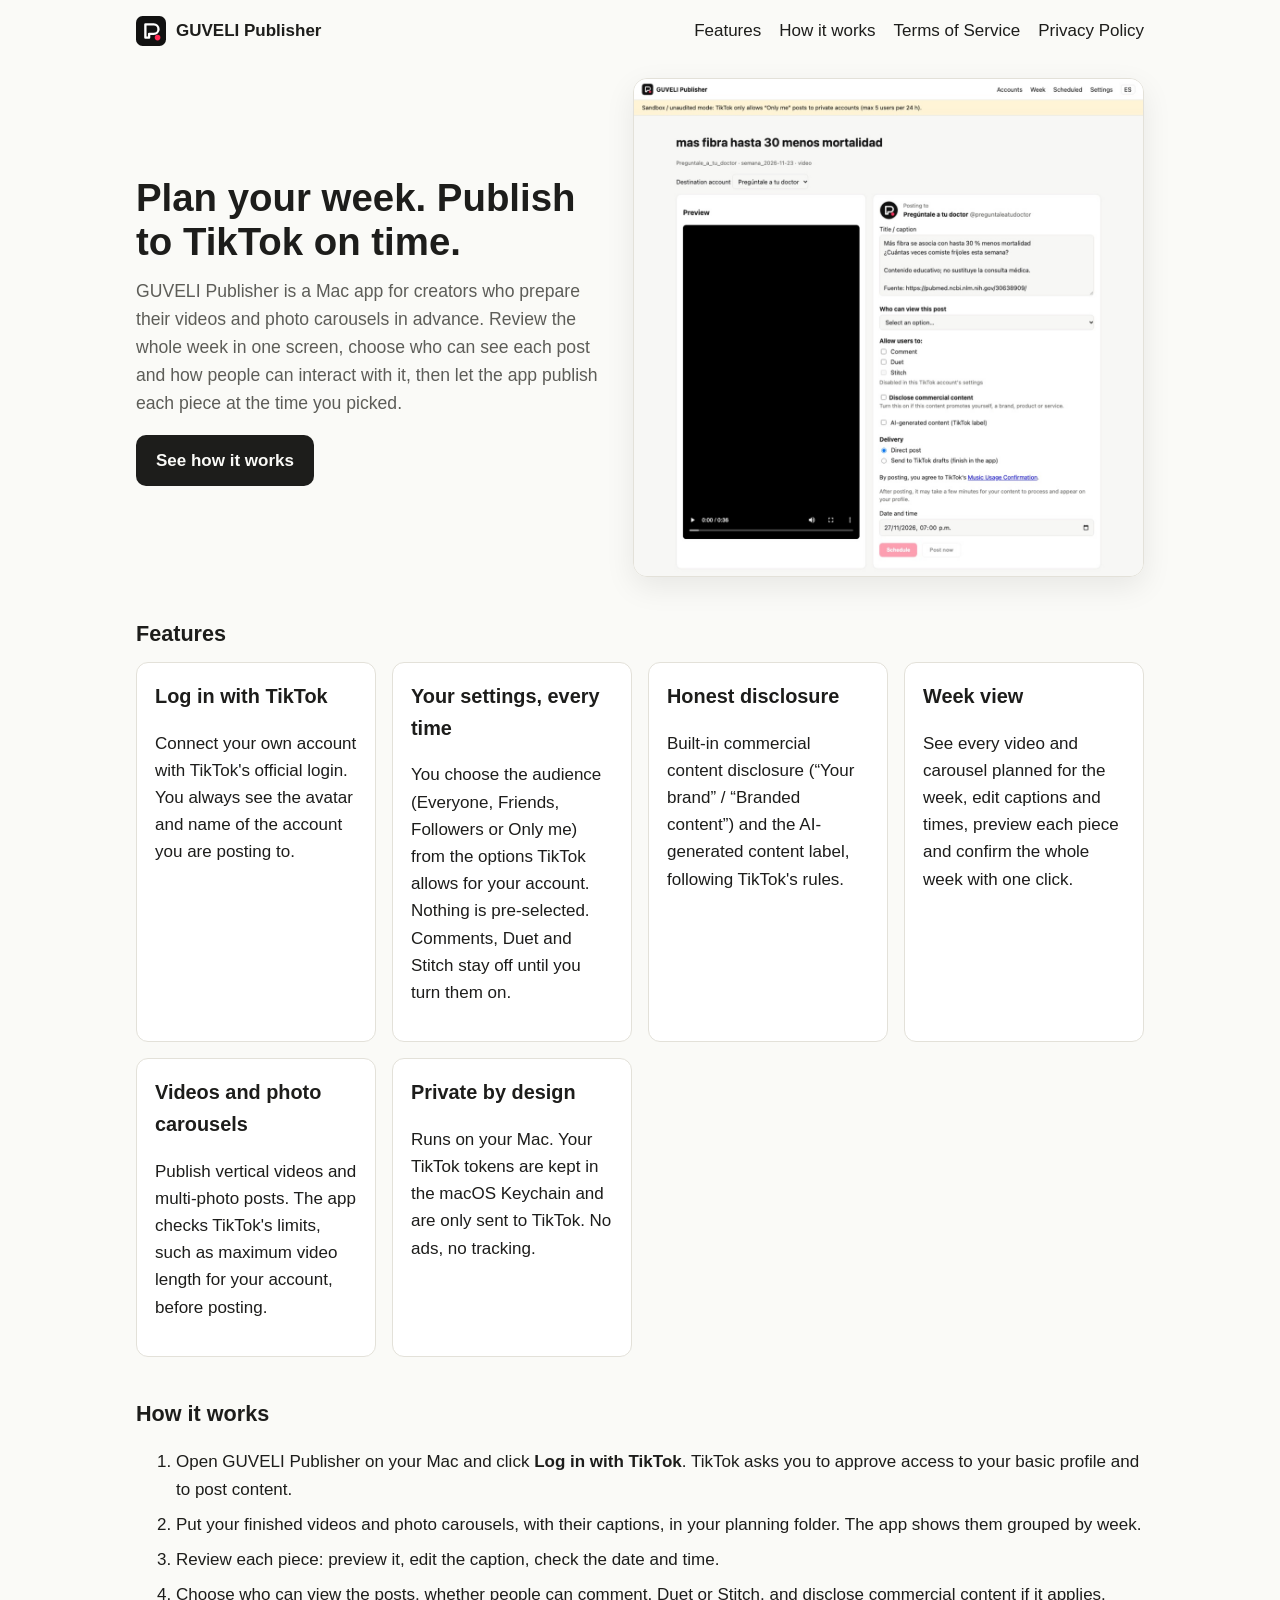
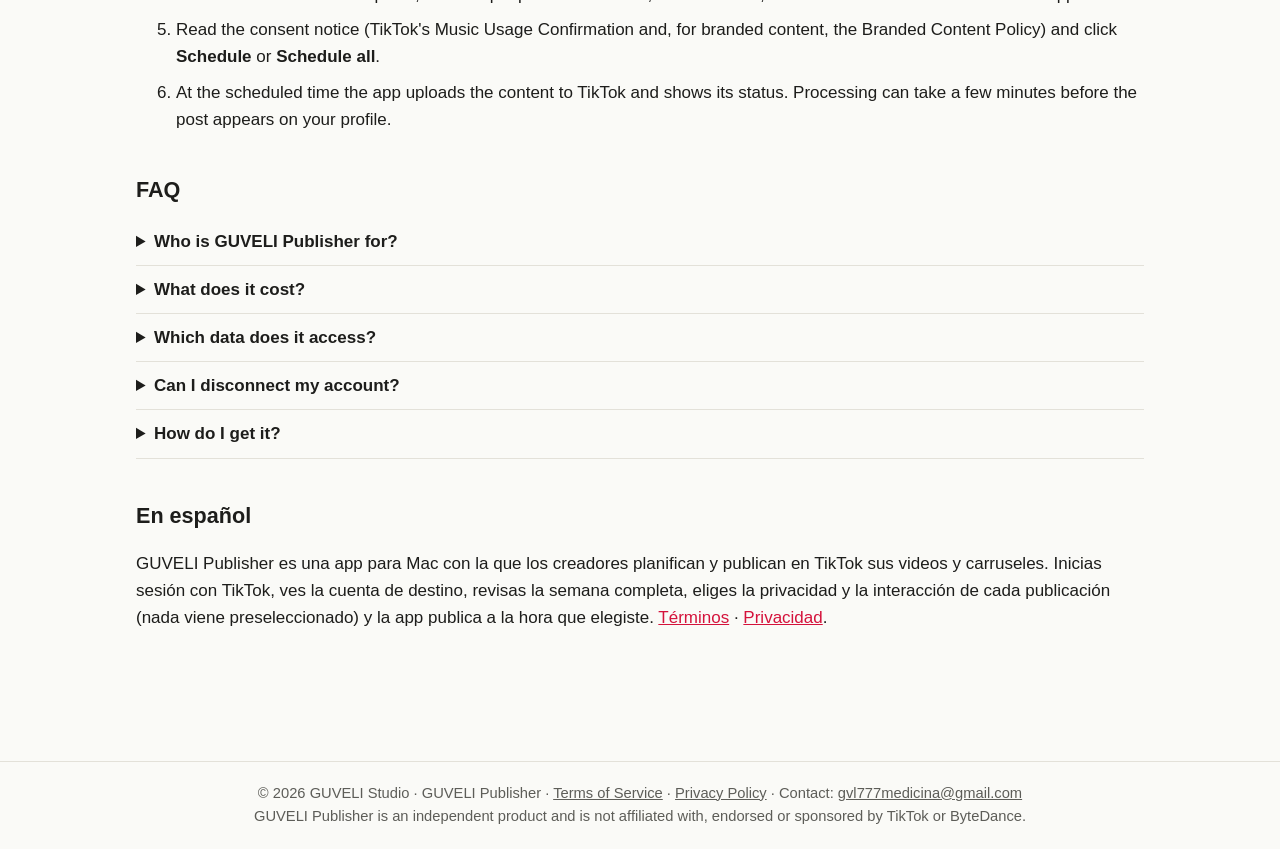
<file: index.html>
<!doctype html><html lang="en"><head><meta charset="utf-8"><meta name="viewport" content="width=device-width,initial-scale=1"><title>GUVELI Publisher · Plan and publish to TikTok from your Mac</title><meta name="description" content="GUVELI Publisher is a Mac app for creators to review a week of videos and photo carousels, choose every TikTok setting and publish them on schedule."><link rel="icon" href="icon.svg"><link rel="stylesheet" href="estilo.css"></head><body>
<header class="nav"><a class="logo" href="index.html"><img src="icon.svg" width="30" height="30" alt=""> GUVELI Publisher</a><nav><a href="index.html#features">Features</a><a href="index.html#how">How it works</a><a href="terms.html">Terms of Service</a><a href="privacy.html">Privacy Policy</a></nav></header>
<main>
<section class="hero">
  <div>
    <h1>Plan your week. Publish to TikTok on time.</h1>
    <p class="sub">GUVELI Publisher is a Mac app for creators who prepare their videos and photo carousels in advance. Review the whole week in one screen, choose who can see each post and how people can interact with it, then let the app publish each piece at the time you picked.</p>
    <p><a class="btn" href="#how">See how it works</a></p>
  </div>
  <img src="app-screenshot.jpg" alt="GUVELI Publisher post screen: preview, destination account, privacy selector, interaction settings and commercial content disclosure">
</section>

<h2 id="features">Features</h2>
<div class="grid">
  <div class="card"><h3>Log in with TikTok</h3><p>Connect your own account with TikTok's official login. You always see the avatar and name of the account you are posting to.</p></div>
  <div class="card"><h3>Your settings, every time</h3><p>You choose the audience (Everyone, Friends, Followers or Only me) from the options TikTok allows for your account. Nothing is pre-selected. Comments, Duet and Stitch stay off until you turn them on.</p></div>
  <div class="card"><h3>Honest disclosure</h3><p>Built-in commercial content disclosure (“Your brand” / “Branded content”) and the AI-generated content label, following TikTok's rules.</p></div>
  <div class="card"><h3>Week view</h3><p>See every video and carousel planned for the week, edit captions and times, preview each piece and confirm the whole week with one click.</p></div>
  <div class="card"><h3>Videos and photo carousels</h3><p>Publish vertical videos and multi-photo posts. The app checks TikTok's limits, such as maximum video length for your account, before posting.</p></div>
  <div class="card"><h3>Private by design</h3><p>Runs on your Mac. Your TikTok tokens are kept in the macOS Keychain and are only sent to TikTok. No ads, no tracking.</p></div>
</div>

<h2 id="how">How it works</h2>
<ol class="pasos">
  <li>Open GUVELI Publisher on your Mac and click <strong>Log in with TikTok</strong>. TikTok asks you to approve access to your basic profile and to post content.</li>
  <li>Put your finished videos and photo carousels, with their captions, in your planning folder. The app shows them grouped by week.</li>
  <li>Review each piece: preview it, edit the caption, check the date and time.</li>
  <li>Choose who can view the posts, whether people can comment, Duet or Stitch, and disclose commercial content if it applies.</li>
  <li>Read the consent notice (TikTok's Music Usage Confirmation and, for branded content, the Branded Content Policy) and click <strong>Schedule</strong> or <strong>Schedule all</strong>.</li>
  <li>At the scheduled time the app uploads the content to TikTok and shows its status. Processing can take a few minutes before the post appears on your profile.</li>
</ol>

<h2>FAQ</h2>
<details><summary>Who is GUVELI Publisher for?</summary><p>Creators and small studios that produce content in advance and want to publish it to their own TikTok accounts on a schedule, with full control over each post's settings.</p></details>
<details><summary>What does it cost?</summary><p>GUVELI Publisher is currently free.</p></details>
<details><summary>Which data does it access?</summary><p>Only your basic TikTok profile (name and avatar) and the permission to post the content you choose. See the <a href="privacy.html">Privacy Policy</a>.</p></details>
<details><summary>Can I disconnect my account?</summary><p>Yes, at any time from the app (Disconnect) or from TikTok: Settings and privacy → Security → Apps and services permissions. Tokens are then deleted.</p></details>
<details><summary>How do I get it?</summary><p>Write to <a href="mailto:gvl777medicina@gmail.com">gvl777medicina@gmail.com</a> to request access to the Mac app.</p></details>

<h2 lang="es">En español</h2>
<p lang="es">GUVELI Publisher es una app para Mac con la que los creadores planifican y publican en TikTok sus videos y carruseles. Inicias sesión con TikTok, ves la cuenta de destino, revisas la semana completa, eliges la privacidad y la interacción de cada publicación (nada viene preseleccionado) y la app publica a la hora que elegiste. <a href="terms.html">Términos</a> · <a href="privacy.html">Privacidad</a>.</p>
</main>
<footer>© 2026 GUVELI Studio · GUVELI Publisher · <a href="terms.html">Terms of Service</a> · <a href="privacy.html">Privacy Policy</a> · Contact: <a href="mailto:gvl777medicina@gmail.com">gvl777medicina@gmail.com</a><br>GUVELI Publisher is an independent product and is not affiliated with, endorsed or sponsored by TikTok or ByteDance.</footer></body></html>
</file>
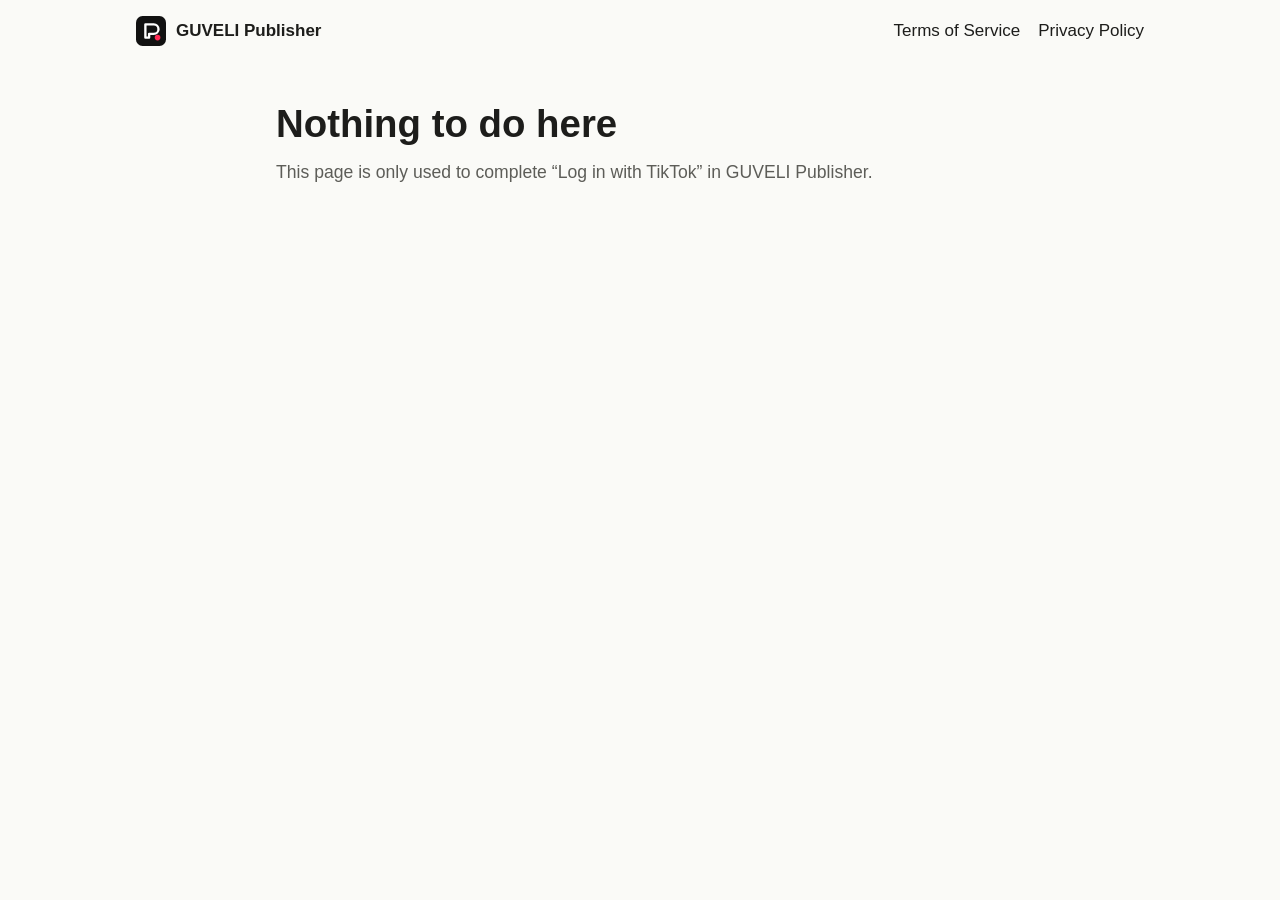
<file: callback.html>
<!doctype html><html lang="en"><head><meta charset="utf-8"><meta name="viewport" content="width=device-width,initial-scale=1">
<meta name="referrer" content="no-referrer"><meta name="robots" content="noindex">
<title>Connecting… · GUVELI Publisher</title><link rel="icon" href="icon.svg"><link rel="stylesheet" href="estilo.css"></head><body>
<header class="nav"><a class="logo" href="index.html"><img src="icon.svg" width="30" height="30" alt=""> GUVELI Publisher</a><nav><a href="terms.html">Terms of Service</a><a href="privacy.html">Privacy Policy</a></nav></header>
<main class="legal">
<h1 id="t">Finishing TikTok login…</h1>
<p id="m" class="sub">Returning you to GUVELI Publisher on this Mac.</p>
<p id="f" hidden>If nothing happens, make sure GUVELI Publisher is open on this Mac and <a id="l" href="#">click here to continue</a>.</p>
</main>
<script>
// Forwards TikTok's OAuth response (code, state, scopes or error) to the GUVELI Publisher app running on this Mac.
// The code is single-use, bound to this app's PKCE verifier and state, and is never stored or sent anywhere else.
(function () {
  var APP = 'http://localhost:5062/oauth/callback/';
  var p = new URLSearchParams(window.location.search);
  var out = new URLSearchParams();
  ['code', 'state', 'scopes', 'error', 'error_description'].forEach(function (k) { if (p.has(k)) out.set(k, p.get(k)); });
  if (!out.has('state')) {
    document.getElementById('t').textContent = 'Nothing to do here';
    document.getElementById('m').textContent = 'This page is only used to complete “Log in with TikTok” in GUVELI Publisher.';
    return;
  }
  var destino = APP + '?' + out.toString();
  history.replaceState(null, '', window.location.pathname);  // remove the code from the address bar/history
  document.getElementById('l').href = destino;
  setTimeout(function () { document.getElementById('f').hidden = false; }, 2500);
  window.location.replace(destino);
})();
</script>
</body></html>
</file>
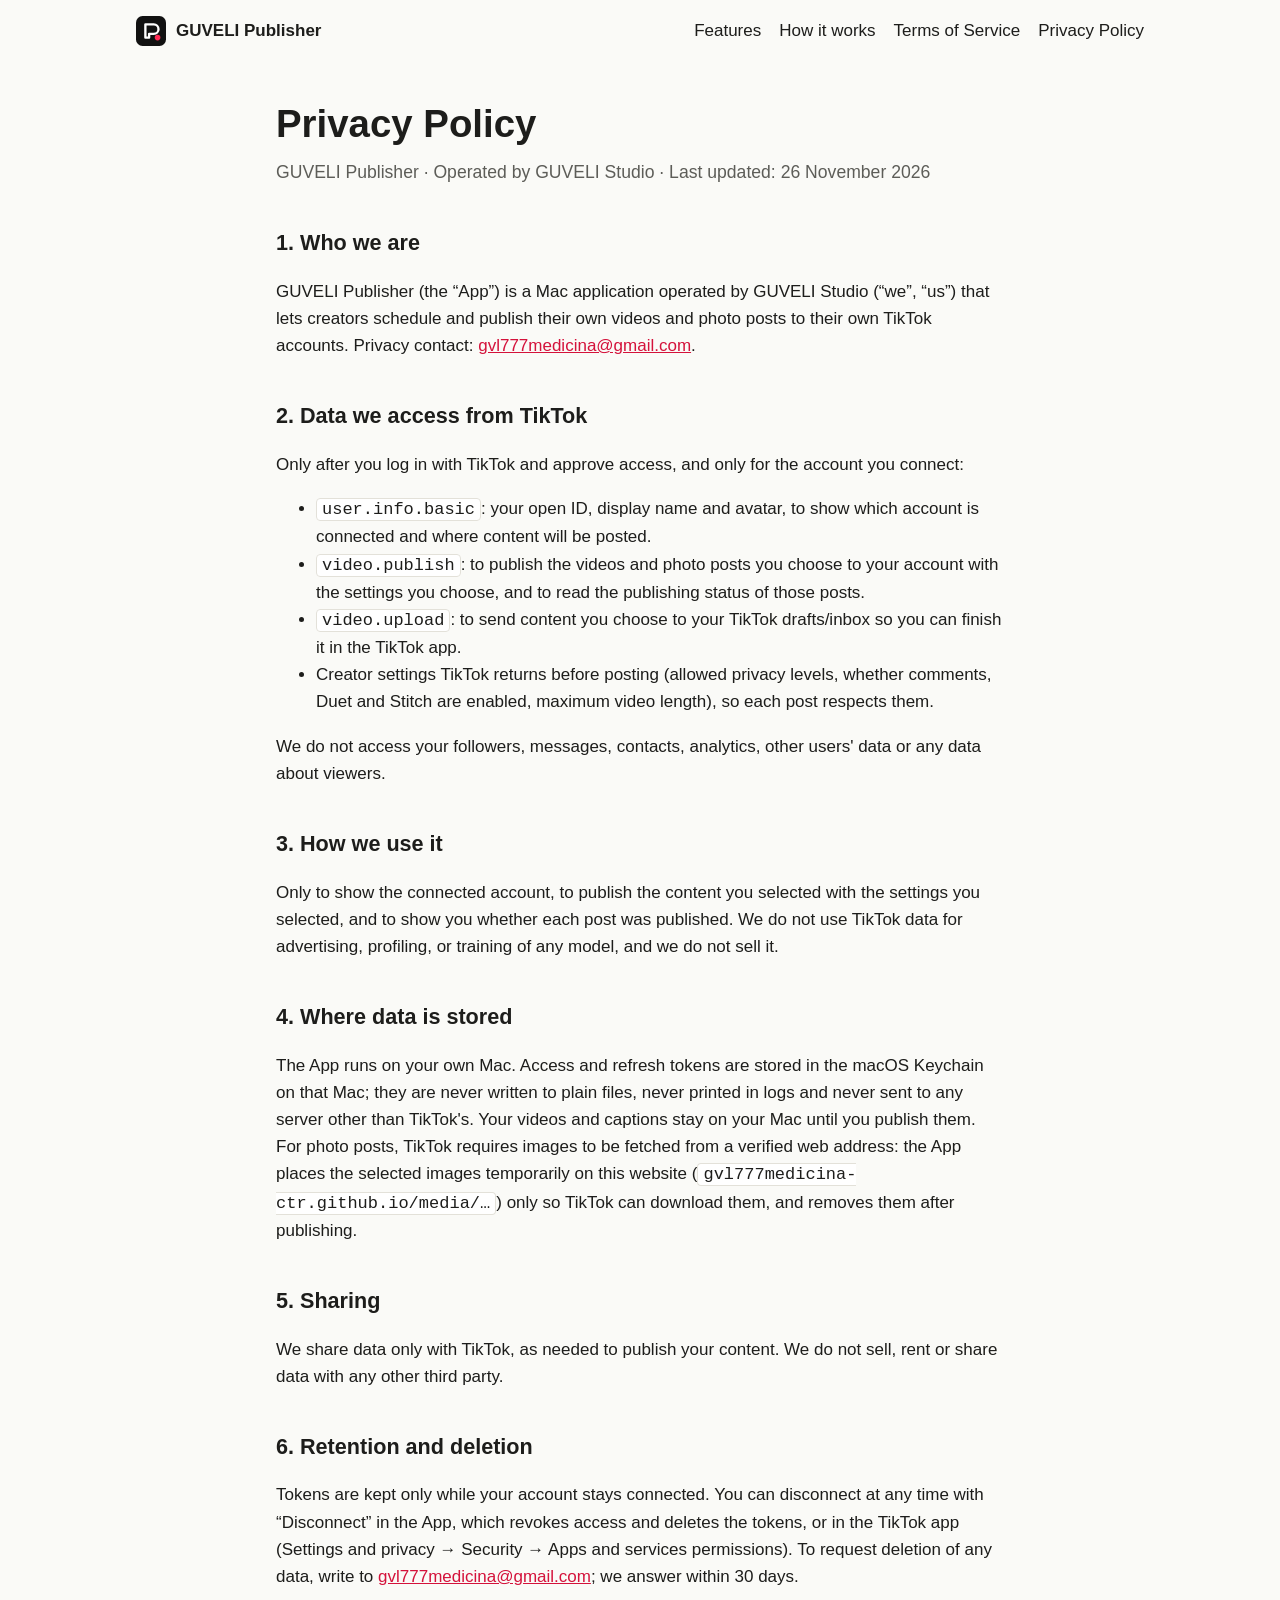
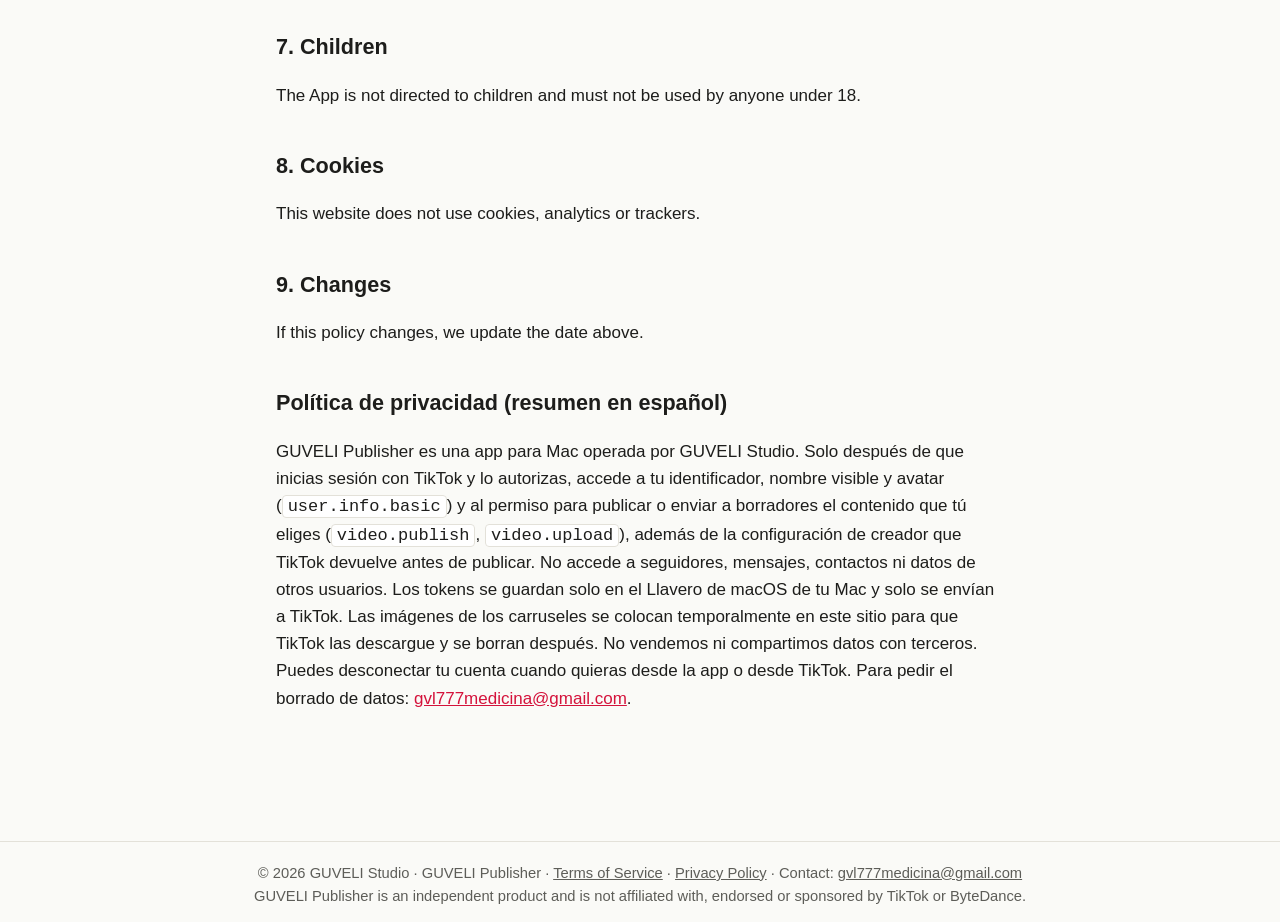
<file: privacy.html>
<!doctype html><html lang="en"><head><meta charset="utf-8"><meta name="viewport" content="width=device-width,initial-scale=1"><title>Privacy Policy · GUVELI Publisher</title><meta name="description" content="How GUVELI Publisher handles TikTok data."><link rel="icon" href="icon.svg"><link rel="stylesheet" href="estilo.css"></head><body>
<header class="nav"><a class="logo" href="index.html"><img src="icon.svg" width="30" height="30" alt=""> GUVELI Publisher</a><nav><a href="index.html#features">Features</a><a href="index.html#how">How it works</a><a href="terms.html">Terms of Service</a><a href="privacy.html">Privacy Policy</a></nav></header>
<main class="legal">
<h1>Privacy Policy</h1>
<p class="sub">GUVELI Publisher · Operated by GUVELI Studio · Last updated: 26 November 2026</p>

<h2>1. Who we are</h2>
<p>GUVELI Publisher (the “App”) is a Mac application operated by GUVELI Studio (“we”, “us”) that lets creators schedule and publish their own videos and photo posts to their own TikTok accounts. Privacy contact: <a href="mailto:gvl777medicina@gmail.com">gvl777medicina@gmail.com</a>.</p>

<h2>2. Data we access from TikTok</h2>
<p>Only after you log in with TikTok and approve access, and only for the account you connect:</p>
<ul>
<li><code>user.info.basic</code>: your open ID, display name and avatar, to show which account is connected and where content will be posted.</li>
<li><code>video.publish</code>: to publish the videos and photo posts you choose to your account with the settings you choose, and to read the publishing status of those posts.</li>
<li><code>video.upload</code>: to send content you choose to your TikTok drafts/inbox so you can finish it in the TikTok app.</li>
<li>Creator settings TikTok returns before posting (allowed privacy levels, whether comments, Duet and Stitch are enabled, maximum video length), so each post respects them.</li>
</ul>
<p>We do not access your followers, messages, contacts, analytics, other users' data or any data about viewers.</p>

<h2>3. How we use it</h2>
<p>Only to show the connected account, to publish the content you selected with the settings you selected, and to show you whether each post was published. We do not use TikTok data for advertising, profiling, or training of any model, and we do not sell it.</p>

<h2>4. Where data is stored</h2>
<p>The App runs on your own Mac. Access and refresh tokens are stored in the macOS Keychain on that Mac; they are never written to plain files, never printed in logs and never sent to any server other than TikTok's. Your videos and captions stay on your Mac until you publish them. For photo posts, TikTok requires images to be fetched from a verified web address: the App places the selected images temporarily on this website (<code>gvl777medicina-ctr.github.io/media/…</code>) only so TikTok can download them, and removes them after publishing.</p>

<h2>5. Sharing</h2>
<p>We share data only with TikTok, as needed to publish your content. We do not sell, rent or share data with any other third party.</p>

<h2>6. Retention and deletion</h2>
<p>Tokens are kept only while your account stays connected. You can disconnect at any time with “Disconnect” in the App, which revokes access and deletes the tokens, or in the TikTok app (Settings and privacy → Security → Apps and services permissions). To request deletion of any data, write to <a href="mailto:gvl777medicina@gmail.com">gvl777medicina@gmail.com</a>; we answer within 30 days.</p>

<h2>7. Children</h2>
<p>The App is not directed to children and must not be used by anyone under 18.</p>

<h2>8. Cookies</h2>
<p>This website does not use cookies, analytics or trackers.</p>

<h2>9. Changes</h2>
<p>If this policy changes, we update the date above.</p>

<h2 lang="es">Política de privacidad (resumen en español)</h2>
<div lang="es">
<p>GUVELI Publisher es una app para Mac operada por GUVELI Studio. Solo después de que inicias sesión con TikTok y lo autorizas, accede a tu identificador, nombre visible y avatar (<code>user.info.basic</code>) y al permiso para publicar o enviar a borradores el contenido que tú eliges (<code>video.publish</code>, <code>video.upload</code>), además de la configuración de creador que TikTok devuelve antes de publicar. No accede a seguidores, mensajes, contactos ni datos de otros usuarios. Los tokens se guardan solo en el Llavero de macOS de tu Mac y solo se envían a TikTok. Las imágenes de los carruseles se colocan temporalmente en este sitio para que TikTok las descargue y se borran después. No vendemos ni compartimos datos con terceros. Puedes desconectar tu cuenta cuando quieras desde la app o desde TikTok. Para pedir el borrado de datos: <a href="mailto:gvl777medicina@gmail.com">gvl777medicina@gmail.com</a>.</p>
</div>
</main>
<footer>© 2026 GUVELI Studio · GUVELI Publisher · <a href="terms.html">Terms of Service</a> · <a href="privacy.html">Privacy Policy</a> · Contact: <a href="mailto:gvl777medicina@gmail.com">gvl777medicina@gmail.com</a><br>GUVELI Publisher is an independent product and is not affiliated with, endorsed or sponsored by TikTok or ByteDance.</footer></body></html>
</file>
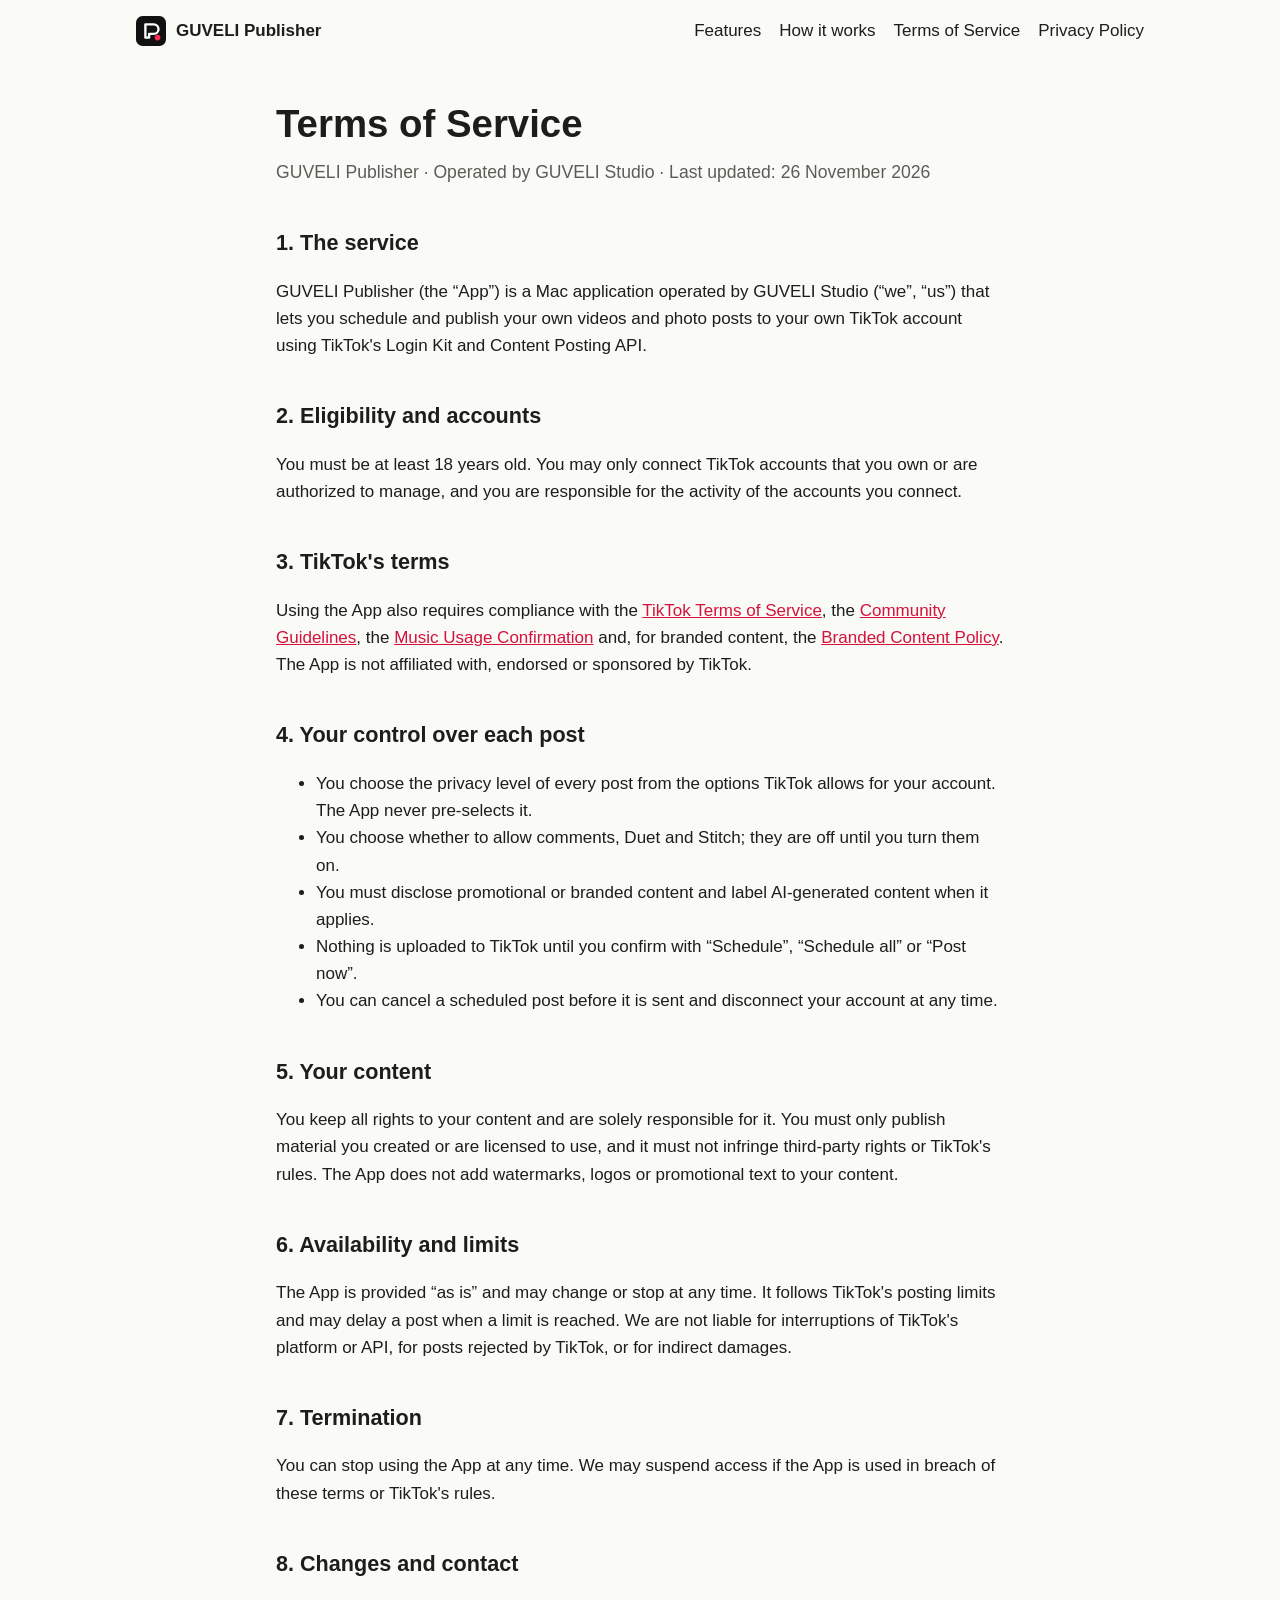
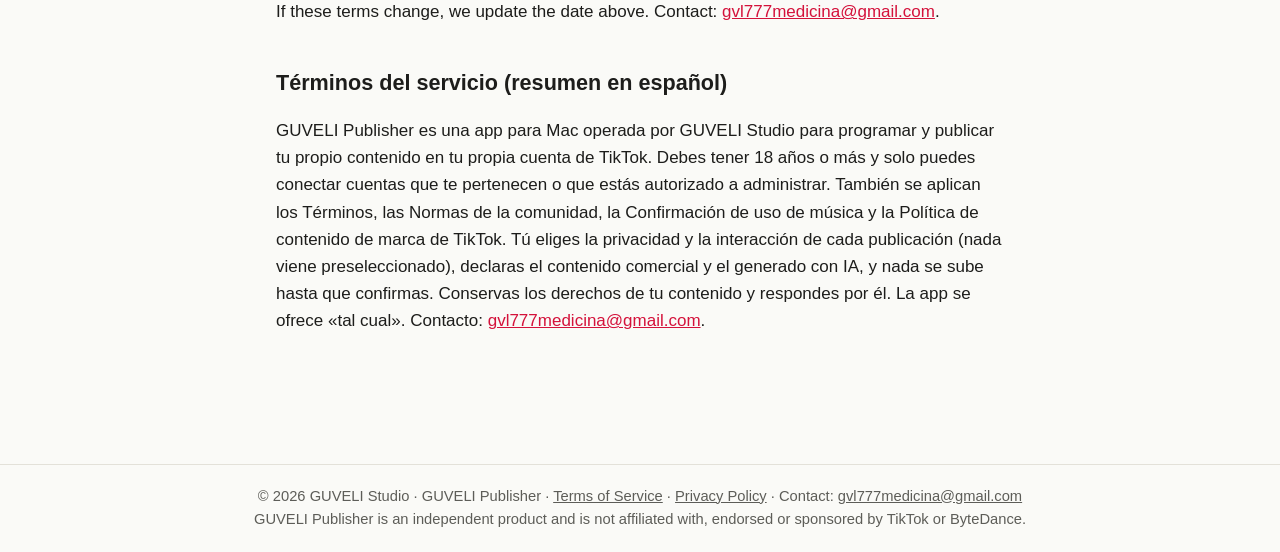
<file: terms.html>
<!doctype html><html lang="en"><head><meta charset="utf-8"><meta name="viewport" content="width=device-width,initial-scale=1"><title>Terms of Service · GUVELI Publisher</title><meta name="description" content="Terms of Service of GUVELI Publisher."><link rel="icon" href="icon.svg"><link rel="stylesheet" href="estilo.css"></head><body>
<header class="nav"><a class="logo" href="index.html"><img src="icon.svg" width="30" height="30" alt=""> GUVELI Publisher</a><nav><a href="index.html#features">Features</a><a href="index.html#how">How it works</a><a href="terms.html">Terms of Service</a><a href="privacy.html">Privacy Policy</a></nav></header>
<main class="legal">
<h1>Terms of Service</h1>
<p class="sub">GUVELI Publisher · Operated by GUVELI Studio · Last updated: 26 November 2026</p>

<h2>1. The service</h2>
<p>GUVELI Publisher (the “App”) is a Mac application operated by GUVELI Studio (“we”, “us”) that lets you schedule and publish your own videos and photo posts to your own TikTok account using TikTok's Login Kit and Content Posting API.</p>

<h2>2. Eligibility and accounts</h2>
<p>You must be at least 18 years old. You may only connect TikTok accounts that you own or are authorized to manage, and you are responsible for the activity of the accounts you connect.</p>

<h2>3. TikTok's terms</h2>
<p>Using the App also requires compliance with the <a href="https://www.tiktok.com/legal/terms-of-service">TikTok Terms of Service</a>, the <a href="https://www.tiktok.com/community-guidelines">Community Guidelines</a>, the <a href="https://www.tiktok.com/legal/page/global/music-usage-confirmation/en">Music Usage Confirmation</a> and, for branded content, the <a href="https://www.tiktok.com/legal/page/global/bc-policy/en">Branded Content Policy</a>. The App is not affiliated with, endorsed or sponsored by TikTok.</p>

<h2>4. Your control over each post</h2>
<ul>
<li>You choose the privacy level of every post from the options TikTok allows for your account. The App never pre-selects it.</li>
<li>You choose whether to allow comments, Duet and Stitch; they are off until you turn them on.</li>
<li>You must disclose promotional or branded content and label AI-generated content when it applies.</li>
<li>Nothing is uploaded to TikTok until you confirm with “Schedule”, “Schedule all” or “Post now”.</li>
<li>You can cancel a scheduled post before it is sent and disconnect your account at any time.</li>
</ul>

<h2>5. Your content</h2>
<p>You keep all rights to your content and are solely responsible for it. You must only publish material you created or are licensed to use, and it must not infringe third-party rights or TikTok's rules. The App does not add watermarks, logos or promotional text to your content.</p>

<h2>6. Availability and limits</h2>
<p>The App is provided “as is” and may change or stop at any time. It follows TikTok's posting limits and may delay a post when a limit is reached. We are not liable for interruptions of TikTok's platform or API, for posts rejected by TikTok, or for indirect damages.</p>

<h2>7. Termination</h2>
<p>You can stop using the App at any time. We may suspend access if the App is used in breach of these terms or TikTok's rules.</p>

<h2>8. Changes and contact</h2>
<p>If these terms change, we update the date above. Contact: <a href="mailto:gvl777medicina@gmail.com">gvl777medicina@gmail.com</a>.</p>

<h2 lang="es">Términos del servicio (resumen en español)</h2>
<div lang="es">
<p>GUVELI Publisher es una app para Mac operada por GUVELI Studio para programar y publicar tu propio contenido en tu propia cuenta de TikTok. Debes tener 18 años o más y solo puedes conectar cuentas que te pertenecen o que estás autorizado a administrar. También se aplican los Términos, las Normas de la comunidad, la Confirmación de uso de música y la Política de contenido de marca de TikTok. Tú eliges la privacidad y la interacción de cada publicación (nada viene preseleccionado), declaras el contenido comercial y el generado con IA, y nada se sube hasta que confirmas. Conservas los derechos de tu contenido y respondes por él. La app se ofrece «tal cual». Contacto: <a href="mailto:gvl777medicina@gmail.com">gvl777medicina@gmail.com</a>.</p>
</div>
</main>
<footer>© 2026 GUVELI Studio · GUVELI Publisher · <a href="terms.html">Terms of Service</a> · <a href="privacy.html">Privacy Policy</a> · Contact: <a href="mailto:gvl777medicina@gmail.com">gvl777medicina@gmail.com</a><br>GUVELI Publisher is an independent product and is not affiliated with, endorsed or sponsored by TikTok or ByteDance.</footer></body></html>
</file>
<file: estilo.css>
:root{--bg:#fafaf7;--fg:#1d1d1b;--muted:#5d5d58;--acc:#d4123b;--line:#e3e1d9;--card:#fff}
@media (prefers-color-scheme:dark){:root{--bg:#141413;--fg:#ecebe6;--muted:#a9a79f;--acc:#ff5a7a;--line:#2c2b28;--card:#1c1c1b}}
*{box-sizing:border-box}body{margin:0;background:var(--bg);color:var(--fg);font:17px/1.6 -apple-system,BlinkMacSystemFont,"Segoe UI",Roboto,sans-serif}
header.nav{display:flex;justify-content:space-between;align-items:center;max-width:1040px;margin:0 auto;padding:16px;gap:12px;flex-wrap:wrap}
header.nav a{color:var(--fg);text-decoration:none;margin-left:18px}.logo{display:flex;align-items:center;gap:10px;font-weight:700;margin-left:0!important}
main{max-width:1040px;margin:0 auto;padding:16px 16px 64px}.legal{max-width:760px}
h1{font-size:2.4rem;line-height:1.15;margin:24px 0 12px}h2{font-size:1.35rem;margin:40px 0 10px}h3{margin:0 0 6px}
.sub{color:var(--muted);font-size:1.1rem;margin-top:0}a{color:var(--acc)}
.hero{display:grid;grid-template-columns:1fr 1.1fr;gap:32px;align-items:center}@media (max-width:820px){.hero{grid-template-columns:1fr}h1{font-size:1.9rem}}
.hero img{width:100%;border-radius:14px;border:1px solid var(--line);box-shadow:0 10px 30px rgba(0,0,0,.08)}
.grid{display:grid;grid-template-columns:repeat(auto-fit,minmax(230px,1fr));gap:16px}
.card{background:var(--card);border:1px solid var(--line);border-radius:12px;padding:18px}
ol.pasos li{margin-bottom:8px}.btn{display:inline-block;background:var(--fg);color:var(--bg);padding:12px 20px;border-radius:10px;text-decoration:none;font-weight:600}
details{border-bottom:1px solid var(--line);padding:10px 0}summary{cursor:pointer;font-weight:600}
footer{border-top:1px solid var(--line);margin-top:48px;padding:20px 16px;color:var(--muted);font-size:.92rem;text-align:center}footer a{color:var(--muted)}
code{background:var(--card);border:1px solid var(--line);padding:1px 5px;border-radius:4px}
</file>
